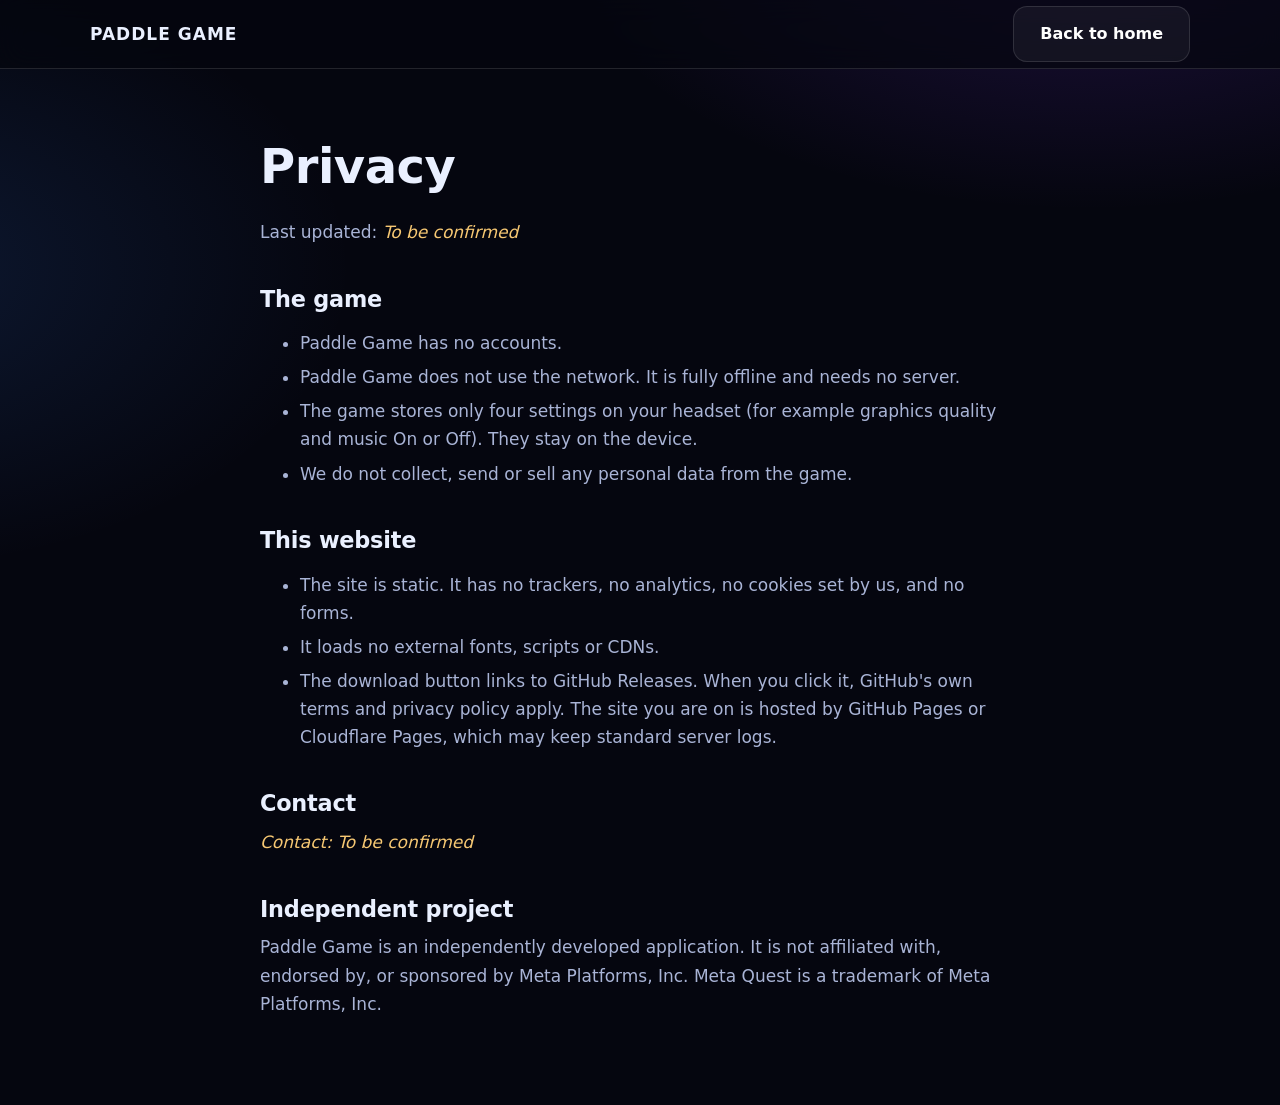
<file: privacy.html>
<!DOCTYPE html>
<html lang="en">
<head>
<meta charset="utf-8">
<meta name="viewport" content="width=device-width, initial-scale=1">
<title>Privacy - Paddle Game</title>
<meta name="description" content="Privacy information for Paddle Game and this website.">
<link rel="icon" href="assets/icons/favicon.svg" type="image/svg+xml">
<link rel="stylesheet" href="style.css">
</head>
<body>
<a class="skip" href="#main">Skip to content</a>
<header class="nav"><div class="container nav-in">
  <a class="logo" href="index.html"><span>PADDLE GAME</span></a>
  <a class="btn btn-ghost" href="index.html">Back to home</a>
</div></header>
<main id="main" class="page">
  <div class="container">
    <h1>Privacy</h1>
    <p>Last updated: <span class="tbc">To be confirmed</span></p>

    <h2>The game</h2>
    <ul>
      <li>Paddle Game has no accounts.</li>
      <li>Paddle Game does not use the network. It is fully offline and needs no server.</li>
      <li>The game stores only four settings on your headset (for example graphics quality and music On or Off). They stay on the device.</li>
      <li>We do not collect, send or sell any personal data from the game.</li>
    </ul>

    <h2>This website</h2>
    <ul>
      <li>The site is static. It has no trackers, no analytics, no cookies set by us, and no forms.</li>
      <li>It loads no external fonts, scripts or CDNs.</li>
      <li>The download button links to GitHub Releases. When you click it, GitHub's own terms and privacy policy apply. The site you are on is hosted by GitHub Pages or Cloudflare Pages, which may keep standard server logs.</li>
    </ul>

    <h2>Contact</h2>
    <p><a href="index.html#" data-contact>Contact</a></p>

    <h2>Independent project</h2>
    <p>Paddle Game is an independently developed application. It is not affiliated with, endorsed by, or sponsored by Meta Platforms, Inc. Meta Quest is a trademark of Meta Platforms, Inc.</p>
  </div>
</main>
<script src="script.js"></script>
</body>
</html>
</file>
<file: style.css>
/* Paddle Game - style.css */
:root{
  --bg:#05060F; --bg2:#0A0F24; --panel:rgba(255,255,255,.05); --panel-solid:#0e1530;
  --line:rgba(255,255,255,.12); --text:#EAF0FF; --muted:#A9B4D6;
  --purple:#7C3AED; --blue:#3B82F6; --cyan:#22D3EE;
  --grad:linear-gradient(135deg,#7C3AED,#3B82F6 60%,#22D3EE);
  --radius:18px; --maxw:1140px;
  --font:system-ui,-apple-system,"Segoe UI",Roboto,"Helvetica Neue",Arial,sans-serif;
}
*,*::before,*::after{box-sizing:border-box}
html{scroll-behavior:smooth;scroll-padding-top:84px}
body{margin:0;font-family:var(--font);background:var(--bg);color:var(--text);line-height:1.65;font-size:17px;
  background-image:radial-gradient(900px 500px at 85% -10%,rgba(124,58,237,.22),transparent 60%),radial-gradient(800px 500px at -10% 30%,rgba(59,130,246,.15),transparent 60%);
  background-attachment:fixed}
img{max-width:100%;height:auto;display:block}
a{color:var(--cyan)}
a:hover{color:#7fe9fb}
h1,h2,h3{line-height:1.15;margin:0 0 .5em;letter-spacing:-.01em}
h2{font-size:clamp(1.7rem,3.2vw,2.5rem)}
h3{font-size:1.15rem}
p{margin:0 0 1em}
.container{width:100%;max-width:var(--maxw);margin:0 auto;padding:0 20px}
section{padding:84px 0;position:relative}
.alt{background:linear-gradient(180deg,transparent,rgba(10,15,36,.8),transparent)}
.eyebrow{display:inline-block;font-size:.78rem;font-weight:700;letter-spacing:.16em;text-transform:uppercase;color:var(--cyan);margin-bottom:.8rem}
.section-head{max-width:720px;margin-bottom:40px}
.section-head p{color:var(--muted)}
.skip{position:absolute;left:-999px;top:8px;background:#fff;color:#000;padding:10px 14px;border-radius:8px;z-index:200}
.skip:focus{left:8px}
:focus-visible{outline:3px solid var(--cyan);outline-offset:3px;border-radius:6px}

/* Nav */
header.nav{position:sticky;top:0;z-index:100;background:rgba(5,6,15,.92);border-bottom:1px solid var(--line)}
@supports (backdrop-filter:blur(10px)){header.nav{background:rgba(5,6,15,.7);backdrop-filter:blur(14px)}}
.nav-in{display:flex;align-items:center;justify-content:space-between;height:68px}
.logo{display:flex;align-items:center;gap:10px;font-weight:800;letter-spacing:.06em;color:var(--text);text-decoration:none}
.logo svg{width:30px;height:30px}
.nav ul{display:flex;gap:6px;list-style:none;margin:0;padding:0;align-items:center}
.nav ul a{color:var(--muted);text-decoration:none;padding:8px 12px;border-radius:10px;font-size:.95rem}
.nav ul a:hover,.nav ul a[aria-current="true"]{color:#fff;background:var(--panel)}
.nav ul a.cta{background:var(--grad);color:#fff;font-weight:700}
.menu-btn{display:none;background:var(--panel);border:1px solid var(--line);color:var(--text);border-radius:10px;width:44px;height:44px;cursor:pointer}
.menu-btn span{display:block;width:20px;height:2px;background:currentColor;margin:5px auto;transition:.2s}
@media (max-width:900px){
  .menu-btn{display:block}
  .nav ul{position:absolute;top:68px;left:0;right:0;flex-direction:column;align-items:stretch;background:#080b1c;border-bottom:1px solid var(--line);padding:12px 20px 18px;display:none}
  .nav ul.open{display:flex}
  .nav ul a{display:block;padding:12px}
}

/* Buttons */
.btn{display:inline-flex;align-items:center;justify-content:center;gap:10px;padding:14px 26px;border-radius:14px;font-weight:700;font-size:1rem;text-decoration:none;border:1px solid transparent;cursor:pointer;font-family:inherit;color:#fff;transition:transform .2s,box-shadow .2s}
.btn-primary{background:var(--grad);box-shadow:0 0 0 0 rgba(124,58,237,.5),0 10px 30px rgba(59,130,246,.35)}
.btn-primary:hover{transform:translateY(-2px);box-shadow:0 0 28px rgba(34,211,238,.45),0 10px 30px rgba(124,58,237,.4);color:#fff}
.btn-ghost{background:var(--panel);border-color:var(--line)}
.btn-ghost:hover{border-color:var(--cyan);color:#fff}
.btn-lg{padding:18px 34px;font-size:1.1rem}
.btn[aria-disabled="true"]{opacity:.55;cursor:not-allowed;box-shadow:none;filter:grayscale(.4);transform:none}
.btn[aria-disabled="true"]:hover{transform:none;box-shadow:none}
.btn-row{display:flex;flex-wrap:wrap;gap:14px}

/* Hero */
.hero{padding:70px 0 90px;overflow:hidden}
.hero-grid{display:grid;grid-template-columns:1.05fr .95fr;gap:44px;align-items:center}
.badge{display:inline-block;padding:7px 14px;border:1px solid var(--line);border-radius:999px;background:var(--panel);font-size:.78rem;letter-spacing:.14em;font-weight:700;color:var(--cyan);margin-bottom:22px}
.hero h1{font-size:clamp(2.6rem,7vw,5rem);font-weight:900;background:var(--grad);-webkit-background-clip:text;background-clip:text;color:transparent;margin-bottom:.25em}
.hero .sub{font-size:clamp(1.15rem,2.2vw,1.5rem);font-weight:600;margin-bottom:.8em}
.hero p.intro{color:var(--muted);max-width:560px;margin-bottom:28px}
.hero-visual{position:relative}
.court-bg{position:absolute;inset:-6% -8%;z-index:0;opacity:.9}
.headset{position:relative;z-index:1;border-radius:46px;padding:14px;background:linear-gradient(160deg,#1b2347,#0a0f24);border:1px solid var(--line);box-shadow:0 30px 80px rgba(0,0,0,.6),0 0 60px rgba(124,58,237,.25)}
.headset::before{content:"";position:absolute;left:50%;bottom:-9px;width:34%;height:18px;transform:translateX(-50%);background:#0a0f24;border:1px solid var(--line);border-radius:0 0 40px 40px}
.headset img{border-radius:34px;aspect-ratio:16/9;object-fit:cover;width:100%}
@media (max-width:900px){.hero-grid{grid-template-columns:1fr}.hero-visual{order:-1;max-width:560px}}

/* Cards */
.grid{display:grid;gap:20px}
.g4{grid-template-columns:repeat(4,1fr)}
.g3{grid-template-columns:repeat(3,1fr)}
.g2{grid-template-columns:repeat(2,1fr)}
@media (max-width:1000px){.g4{grid-template-columns:repeat(2,1fr)}.g3{grid-template-columns:repeat(2,1fr)}}
@media (max-width:640px){.g4,.g3,.g2{grid-template-columns:1fr}}
.card{background:var(--panel);border:1px solid var(--line);border-radius:var(--radius);padding:26px}
@supports (backdrop-filter:blur(10px)){.card{backdrop-filter:blur(10px)}}
.card:hover{border-color:rgba(34,211,238,.5)}
.icon{width:48px;height:48px;border-radius:14px;background:var(--grad);display:grid;place-items:center;margin-bottom:16px}
.icon svg{width:26px;height:26px;stroke:#fff;fill:none;stroke-width:1.8;stroke-linecap:round;stroke-linejoin:round}
.card p{color:var(--muted);margin:0}

/* About */
.about-grid{display:grid;grid-template-columns:1.2fr .8fr;gap:36px;align-items:start;margin-bottom:40px}
.about-grid p{color:var(--muted)}
.facts{list-style:none;margin:0;padding:0}
.facts li{display:flex;justify-content:space-between;gap:16px;padding:12px 0;border-bottom:1px solid var(--line);font-size:.95rem}
.facts li:last-child{border:0}
.facts span:first-child{color:var(--muted)}
.facts span:last-child{text-align:right;font-weight:600}
@media (max-width:900px){.about-grid{grid-template-columns:1fr}}

/* Controls */
.steps{counter-reset:s;list-style:none;margin:0;padding:0;display:grid;gap:14px}
.steps li{counter-increment:s;position:relative;padding:18px 20px 18px 68px;background:var(--panel);border:1px solid var(--line);border-radius:var(--radius)}
.steps li::before{content:counter(s);position:absolute;left:18px;top:50%;transform:translateY(-50%);width:36px;height:36px;border-radius:50%;background:var(--grad);display:grid;place-items:center;font-weight:800}
.steps li strong{display:block}
.steps li span{color:var(--muted)}
kbd{background:#141b3a;border:1px solid var(--line);border-bottom-width:3px;border-radius:7px;padding:1px 8px;font-family:inherit;font-weight:700}

/* Gallery */
.gal{display:grid;grid-template-columns:repeat(3,1fr);gap:16px}
@media (max-width:900px){.gal{grid-template-columns:repeat(2,1fr)}}
@media (max-width:520px){.gal{grid-template-columns:1fr}}
.gal button{padding:0;border:1px solid var(--line);background:var(--panel-solid);border-radius:var(--radius);overflow:hidden;cursor:pointer;position:relative;text-align:left;color:var(--text);font-family:inherit}
.gal img{width:100%;aspect-ratio:16/9;object-fit:cover;transition:transform .35s}
.gal button:hover img{transform:scale(1.05)}
.gal figcaption,.gal .cap{display:block;padding:12px 16px;font-size:.92rem;color:var(--muted)}
.video-ph{margin-top:24px;border:1px dashed var(--line);border-radius:var(--radius);padding:34px;text-align:center;color:var(--muted);background:var(--panel)}

.lb{position:fixed;inset:0;z-index:300;background:rgba(2,3,10,.94);display:none;align-items:center;justify-content:center;padding:20px}
.lb.open{display:flex}
.lb-in{position:relative;max-width:1100px;width:100%;text-align:center}
.lb img{max-height:76vh;width:auto;max-width:100%;margin:0 auto;border-radius:14px;border:1px solid var(--line)}
.lb p{margin:14px 0 0;color:var(--muted)}
.lb button{position:absolute;background:rgba(255,255,255,.1);border:1px solid var(--line);color:#fff;width:46px;height:46px;border-radius:50%;font-size:1.3rem;cursor:pointer}
.lb .close{top:-8px;right:-4px}
.lb .prev{left:-4px;top:40%}
.lb .next{right:-4px;top:40%}
@media (max-width:700px){.lb .prev{left:4px}.lb .next{right:4px}}

/* Download */
.dl-box{background:linear-gradient(160deg,rgba(124,58,237,.18),rgba(59,130,246,.12));border:1px solid rgba(124,58,237,.45);border-radius:26px;padding:clamp(24px,4vw,44px);box-shadow:0 0 70px rgba(124,58,237,.18)}
.dl-grid{display:grid;grid-template-columns:1fr 1fr;gap:30px}
@media (max-width:900px){.dl-grid{grid-template-columns:1fr}}
.info{width:100%;border-collapse:collapse;font-size:.95rem}
.info th,.info td{text-align:left;padding:11px 0;border-bottom:1px solid var(--line);vertical-align:top}
.info th{color:var(--muted);font-weight:500;width:38%;padding-right:12px}
.hash{display:flex;gap:8px;align-items:flex-start;flex-wrap:wrap}
.hash code{word-break:break-all;font-size:.82rem;background:#0a0f24;border:1px solid var(--line);border-radius:8px;padding:6px 8px;flex:1 1 200px}
.copy{background:var(--panel);border:1px solid var(--line);color:var(--text);border-radius:8px;padding:6px 12px;cursor:pointer;font-family:inherit}
.copy:disabled{opacity:.5;cursor:not-allowed}
.tbc{color:#f7c873;font-style:italic;font-weight:500}
.note{border-left:3px solid var(--cyan);background:rgba(34,211,238,.07);padding:14px 18px;border-radius:0 12px 12px 0;color:var(--text);margin:22px 0 0;font-size:.95rem}
.notes-list{margin:0;padding-left:20px;color:var(--muted)}
.notes-list li{margin-bottom:6px}
.dl-status{margin-top:10px;font-size:.9rem;color:var(--muted)}

/* Accordion */
.acc{display:grid;gap:12px}
details{background:var(--panel);border:1px solid var(--line);border-radius:14px;padding:0 20px}
details[open]{border-color:rgba(34,211,238,.5)}
summary{cursor:pointer;padding:16px 0;font-weight:700;list-style:none;display:flex;justify-content:space-between;gap:16px;align-items:center}
summary::-webkit-details-marker{display:none}
summary::after{content:"+";font-size:1.4rem;color:var(--cyan);line-height:1;flex:none}
details[open] summary::after{content:"\2212"}
details p,details ul{color:var(--muted);margin:0 0 16px}
details ul{padding-left:20px}
code{font-family:ui-monospace,SFMono-Regular,Menlo,Consolas,monospace;font-size:.9em;background:#0a0f24;padding:2px 6px;border-radius:6px;border:1px solid var(--line)}
pre{background:#080b1c;border:1px solid var(--line);border-radius:12px;padding:14px 16px;overflow-x:auto;margin:0 0 16px}
pre code{background:none;border:0;padding:0}

/* Requirements */
.req{width:100%;border-collapse:collapse}
.req th,.req td{padding:14px 18px;text-align:left;border-bottom:1px solid var(--line)}
.req th{width:34%;color:var(--muted);font-weight:500}
.req-wrap{background:var(--panel);border:1px solid var(--line);border-radius:var(--radius);overflow:hidden}
@media (max-width:560px){.req th,.req td{display:block;width:100%;padding:8px 16px}.req th{padding-top:14px;border:0}}

/* Footer */
footer{border-top:1px solid var(--line);padding:50px 0 30px;background:#04050c}
.foot-links{display:flex;flex-wrap:wrap;gap:6px 22px;list-style:none;padding:0;margin:18px 0 26px}
.foot-links a{color:var(--muted);text-decoration:none}
.foot-links a:hover{color:#fff}
.disclaimer{font-size:.88rem;color:var(--muted);max-width:820px}
.copyright{font-size:.85rem;color:#7d88aa;margin-top:18px}

/* Legal / 404 pages */
.page{padding:70px 0}
.page .container{max-width:800px}
.page h1{font-size:clamp(2rem,5vw,3rem)}
.page h2{font-size:1.4rem;margin-top:1.8em}
.page li{color:var(--muted);margin-bottom:6px}
.page p{color:var(--muted)}
.center{text-align:center;min-height:70vh;display:grid;place-items:center}

/* Reveal */
.reveal{opacity:0;transform:translateY(22px);transition:opacity .7s ease,transform .7s ease}
.reveal.in{opacity:1;transform:none}
.no-js .reveal{opacity:1;transform:none}
@media (prefers-reduced-motion:reduce){
  html{scroll-behavior:auto}
  *,*::before,*::after{animation:none!important;transition:none!important}
  .reveal{opacity:1;transform:none}
}
</file>
